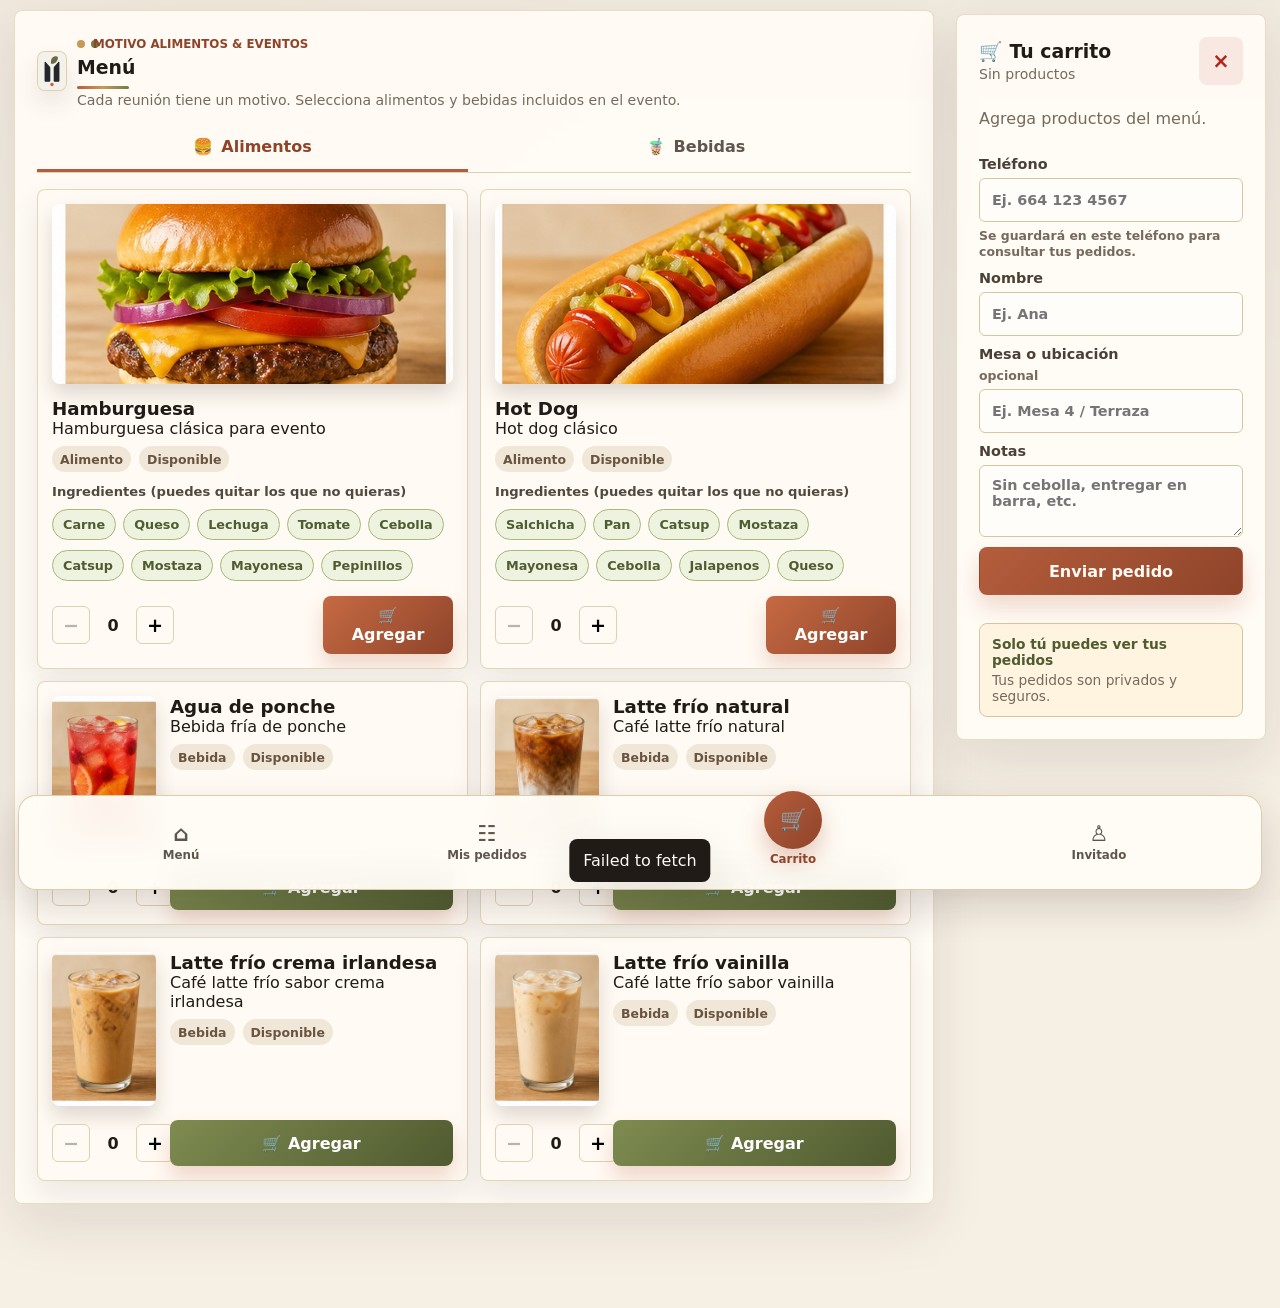
<file: index.html>
<!doctype html>
<html lang="es">
<head>
  <meta charset="utf-8">
  <meta name="viewport" content="width=device-width, initial-scale=1, viewport-fit=cover">
  <meta name="theme-color" content="#b45d3c">
  <title>MOTIVO Alimentos &amp; Eventos</title>
  <meta name="description" content="Haz tu pedido privado para el evento atendido por MOTIVO Alimentos &amp; Eventos.">
  <meta property="og:type" content="website">
  <meta property="og:site_name" content="Pedidos">
  <meta property="og:title" content="Pedidos de Fiesta">
  <meta property="og:description" content="Pide hamburguesas, hot dogs y bebidas desde tu celular.">
  <meta property="og:url" content="https://jgamonr.github.io/pedidos/">
  <meta property="og:image" content="https://jgamonr.github.io/pedidos/assets/og/og-pedidos.jpg">
  <meta property="og:image:secure_url" content="https://jgamonr.github.io/pedidos/assets/og/og-pedidos.jpg">
  <meta property="og:image:type" content="image/jpeg">
  <meta property="og:image:width" content="1200">
  <meta property="og:image:height" content="630">
  <meta name="twitter:card" content="summary_large_image">
  <meta name="twitter:title" content="Pedidos de Fiesta">
  <meta name="twitter:description" content="Pide hamburguesas, hot dogs y bebidas desde tu celular.">
  <meta name="twitter:image" content="https://jgamonr.github.io/pedidos/assets/og/og-pedidos.jpg">
  <link rel="manifest" href="./manifest.webmanifest">
  <link rel="icon" href="./assets/motivo-simbolo.svg" type="image/svg+xml">
  <link rel="stylesheet" href="./styles.css">
  <script>
    window.FIESTA_API_URL = 'https://script.google.com/macros/s/AKfycbx4dDV5CKR5L5pXdB4foNgCINhN8P5d-nyhVXfWXvgzmGEAK0sdDKgHXVOoAhdwphD6JQ/exec';
    window.FIESTA_GUEST_APP_URL = 'https://jgamonr.github.io/pedidos/';
  </script>
</head>
<body class="guest-only">
  <div class="background-carousel" aria-hidden="true">
    <div class="bg-slide bg-one"></div>
    <div class="bg-slide bg-two"></div>
    <div class="bg-slide bg-three"></div>
  </div>
  <div class="app-shell">
    <header class="topbar">
      <div class="brand">
        <img src="./assets/motivo-simbolo.svg" alt="" class="brand-icon" width="30" height="40">
        <div>
          <h1><span>MOTIVO</span><small>Alimentos &amp; Eventos</small></h1>
          <p id="connectionText">Conectando...</p>
        </div>
      </div>
      <button class="icon-button" id="settingsButton" type="button" aria-label="Configurar API" title="Configurar API">
        <span aria-hidden="true">⚙</span>
      </button>
    </header>

    <main>
      <section id="guestView" class="view active">
        <section class="order-panel">
          <div class="section-head">
            <div class="motivo-menu-heading">
              <img src="./assets/motivo-simbolo.svg" alt="" class="motivo-symbol" width="30" height="40">
              <div>
                <span class="brand-eyebrow">MOTIVO Alimentos &amp; Eventos</span>
                <h2>Men&uacute;</h2>
                <p>Cada reuni&oacute;n tiene un motivo. Selecciona alimentos y bebidas incluidos en el evento.</p>
              </div>
            </div>
          </div>
          <div id="menuList" class="menu-list" aria-live="polite"></div>
        </section>

        <aside class="cart-panel" id="cartPanel" aria-label="Carrito">
          <div class="section-head compact">
            <div>
              <h2><span aria-hidden="true">🛒</span> Tu carrito</h2>
              <p id="cartCount">Sin productos</p>
            </div>
            <button class="icon-button danger-soft" id="clearCartButton" type="button" aria-label="Vaciar pedido" title="Vaciar pedido">
              <span aria-hidden="true">×</span>
            </button>
          </div>

          <div id="cartItems" class="cart-items empty">Agrega productos del menú.</div>

          <form id="orderForm" class="order-form">
            <label>
              Tel&eacute;fono
              <input id="guestPhone" name="guestPhone" inputmode="tel" autocomplete="tel" required maxlength="20" placeholder="Ej. 664 123 4567">
              <span class="field-hint">Se guardar&aacute; en este tel&eacute;fono para consultar tus pedidos.</span>
            </label>
            <label>
              Nombre
              <input id="guestName" name="guestName" autocomplete="name" required maxlength="80" placeholder="Ej. Ana">
            </label>
            <label>
              Mesa o ubicación <span class="optional-label">opcional</span>
              <input id="guestLocation" name="guestLocation" maxlength="80" placeholder="Ej. Mesa 4 / Terraza">
            </label>
            <label>
              Notas
              <textarea id="guestNotes" name="guestNotes" maxlength="300" rows="3" placeholder="Sin cebolla, entregar en barra, etc."></textarea>
            </label>
            <button class="primary-button" type="submit" id="submitOrderButton">Enviar pedido</button>
          </form>

          <div id="guestHistory" class="guest-history"></div>
          <div class="privacy-note">
            <strong>Solo tú puedes ver tus pedidos</strong>
            <span>Tus pedidos son privados y seguros.</span>
          </div>
        </aside>
      </section>
    </main>
  </div>

  <nav class="guest-bottom-nav" aria-label="Navegación de invitado">
    <button type="button" data-scroll-target="menuList"><span>⌂</span>Menú</button>
    <button type="button" data-scroll-target="guestHistory"><span>☷</span>Mis pedidos</button>
    <button class="cart-nav-action" type="button" data-scroll-target="cartPanel">
      <span>🛒</span>
      <i data-cart-total class="hidden">0</i>
      Carrito
    </button>
    <button type="button" data-scroll-target="orderForm"><span>♙</span>Invitado</button>
  </nav>

  <dialog id="settingsDialog">
    <form method="dialog" class="dialog-body">
      <h2>Configuración</h2>
      <label>
        URL de Apps Script
        <input id="apiUrlInput" placeholder="https://script.google.com/macros/s/.../exec">
      </label>
      <p>Esta URL se guarda solo en este dispositivo. Los pedidos se guardan en el sistema.</p>
      <div class="dialog-actions">
        <button class="secondary-button" value="cancel">Cancelar</button>
        <button class="primary-button" id="saveSettingsButton" value="default">Guardar</button>
      </div>
    </form>
  </dialog>

  <dialog id="statusDialog" class="status-dialog">
    <form method="dialog" class="status-modal">
      <div class="status-modal-icon" aria-hidden="true">!</div>
      <span id="statusModalBadge" class="status-badge status-NUEVO">NUEVO</span>
      <h2 id="statusModalTitle">Tu pedido cambió de estado</h2>
      <p id="statusModalMessage">Cocina actualizó tu pedido.</p>
      <button class="primary-button" id="statusModalClose" value="default">Entendido</button>
    </form>
  </dialog>

  <dialog id="appMessageDialog" class="status-dialog">
    <form method="dialog" class="status-modal app-message-modal">
      <div id="appMessageIcon" class="status-modal-icon" aria-hidden="true">!</div>
      <span id="appMessageBadge" class="status-badge status-NUEVO">AVISO</span>
      <h2 id="appMessageTitle">Aviso</h2>
      <p id="appMessageText">Operacion realizada.</p>
    </form>
  </dialog>

  <div id="toast" class="toast" role="status" aria-live="polite"></div>
  <script src="./app.js"></script>
</body>
</html>
</file>
<file: styles.css>
:root {
  --bg: #f6efe4;
  --panel: rgba(255, 252, 246, 0.96);
  --text: #211b17;
  --muted: #76695e;
  --line: #dfcfb4;
  --primary: #b45d3c;
  --primary-dark: #8f442a;
  --accent: #c59b57;
  --olive: #6f7b45;
  --olive-dark: #4f5b30;
  --danger: #b42318;
  --ready: #6f7b45;
  --shadow: 0 18px 48px rgba(45, 33, 23, 0.11);
  --radius: 8px;
  font-family: "Aptos", "Segoe UI", ui-sans-serif, system-ui, -apple-system, BlinkMacSystemFont, sans-serif;
}

* {
  box-sizing: border-box;
}

body {
  margin: 0;
  background: var(--bg);
  color: var(--text);
}

.background-carousel {
  position: fixed;
  inset: 0;
  z-index: -2;
  overflow: hidden;
  background: #2d221b;
}

.background-carousel::after {
  content: "";
  position: absolute;
  inset: 0;
  background:
    radial-gradient(circle at 18% 12%, rgba(197, 155, 87, 0.24), transparent 28%),
    linear-gradient(180deg, rgba(246, 239, 228, 0.82), rgba(255, 252, 246, 0.92) 42%, rgba(246, 239, 228, 0.96)),
    rgba(45, 34, 27, 0.22);
  z-index: 2;
}

.bg-slide {
  position: absolute;
  inset: 0;
  background-position: center;
  background-size: cover;
  opacity: 0;
  transform: scale(1.04);
  animation: heroFade 18s infinite;
}

.bg-one {
  background-image: url("./assets/photos/event-table.jpg");
}

.bg-two {
  background-image: url("./assets/photos/drink-station.jpg");
  animation-delay: 6s;
}

.bg-three {
  background-image: url("./assets/photos/kitchen-counter.jpg");
  animation-delay: 12s;
}

button,
input,
textarea {
  font: inherit;
}

button {
  cursor: pointer;
}

.app-shell {
  min-height: 100vh;
  padding: max(14px, env(safe-area-inset-top)) max(14px, env(safe-area-inset-right)) max(18px, env(safe-area-inset-bottom)) max(14px, env(safe-area-inset-left));
}

.topbar,
.tabs,
.order-panel,
.cart-panel,
.pin-card,
.availability-panel,
.kitchen-controls {
  background: var(--panel);
  border: 1px solid var(--line);
  border-radius: var(--radius);
  box-shadow: var(--shadow);
}

.topbar {
  display: flex;
  align-items: center;
  justify-content: space-between;
  gap: 16px;
  padding: 14px 16px;
  max-width: 1200px;
  margin: 0 auto 10px;
  background: rgba(255, 252, 246, 0.9);
  backdrop-filter: blur(12px);
}

.guest-only .topbar {
  display: none;
}

.guest-only .app-shell {
  padding-top: max(10px, env(safe-area-inset-top));
}

.brand {
  display: flex;
  align-items: center;
  gap: 12px;
  min-width: 0;
}

.brand-icon {
  display: block;
  width: 30px;
  height: 40px;
  max-width: 30px;
  max-height: 40px;
  flex: 0 0 auto;
  border-radius: 8px;
  object-fit: cover;
  border: 1px solid rgba(216, 197, 158, 0.78);
  background: #f4f1eb;
  box-shadow: 0 10px 20px rgba(45, 33, 23, 0.1);
}

h1,
h2,
h3,
p {
  margin: 0;
}

h1 {
  display: grid;
  gap: 1px;
  font-size: 1.32rem;
  line-height: 1;
  letter-spacing: 0;
  font-weight: 900;
}

h1 small {
  color: var(--muted);
  font-size: 0.72rem;
  letter-spacing: 0;
  text-transform: uppercase;
  font-weight: 800;
}

h2 {
  font-size: 1.18rem;
}

h3 {
  font-size: 1rem;
}

.brand-eyebrow {
  display: inline-flex;
  align-items: center;
  gap: 8px;
  margin-bottom: 5px;
  color: var(--primary-dark);
  font-size: 0.74rem;
  font-weight: 900;
  letter-spacing: 0;
  text-transform: uppercase;
}

.brand-eyebrow::before {
  content: "";
  width: 8px;
  height: 8px;
  border-radius: 50%;
  background: var(--accent);
  box-shadow: 14px 0 0 var(--olive);
}

.motivo-menu-heading {
  display: flex;
  align-items: center;
  gap: 10px;
  min-width: 0;
}

.motivo-symbol {
  width: 30px;
  height: 40px;
  max-width: 30px;
  max-height: 40px;
  flex: 0 0 auto;
  border-radius: 8px;
  object-fit: cover;
  border: 1px solid rgba(216, 197, 158, 0.78);
  background: #f4f1eb;
  box-shadow: 0 12px 24px rgba(45, 33, 23, 0.1);
}

.brand p,
.section-head p,
.pin-card p,
#lastSyncText {
  color: var(--muted);
  font-size: 0.88rem;
  margin-top: 3px;
}

.tabs {
  display: grid;
  grid-template-columns: 1fr 1fr;
  gap: 8px;
  padding: 6px;
  max-width: 1200px;
  margin: 0 auto 12px;
  position: sticky;
  top: 8px;
  z-index: 10;
}

.photo-hero {
  display: none;
  position: relative;
  max-width: 1200px;
  height: clamp(150px, 24vw, 250px);
  margin: 0 auto 12px;
  border: 1px solid var(--line);
  border-radius: var(--radius);
  overflow: hidden;
  box-shadow: var(--shadow);
  background: #0f172a;
}

.photo-hero::after {
  content: "";
  position: absolute;
  inset: 0;
  background: linear-gradient(90deg, rgba(15, 23, 42, 0.74), rgba(15, 23, 42, 0.2) 62%, rgba(15, 23, 42, 0.55));
  z-index: 2;
}

.hero-slide {
  position: absolute;
  inset: 0;
  background-size: cover;
  background-position: center;
  opacity: 0;
  transform: scale(1.04);
  animation: heroFade 15s infinite;
}

.slide-one {
  background-image: url("./assets/photos/event-table.jpg");
}

.slide-two {
  background-image: url("./assets/photos/drink-station.jpg");
  animation-delay: 5s;
}

.slide-three {
  background-image: url("./assets/photos/kitchen-counter.jpg");
  animation-delay: 10s;
}

.hero-content {
  position: relative;
  z-index: 3;
  height: 100%;
  display: grid;
  align-content: center;
  gap: 7px;
  padding: 18px;
  color: #fff;
  max-width: 620px;
}

.hero-content span {
  width: max-content;
  max-width: 100%;
  border-radius: 999px;
  background: rgba(255, 255, 255, 0.18);
  border: 1px solid rgba(255, 255, 255, 0.28);
  padding: 6px 10px;
  font-size: 0.78rem;
  font-weight: 900;
  backdrop-filter: blur(8px);
}

.hero-content strong {
  font-size: clamp(1.35rem, 4.6vw, 2.7rem);
  line-height: 1.02;
  max-width: 12ch;
}

@keyframes heroFade {
  0% {
    opacity: 0;
    transform: scale(1.04);
  }
  8%, 31% {
    opacity: 1;
  }
  39%, 100% {
    opacity: 0;
    transform: scale(1.11);
  }
}

.tab,
.segmented button {
  border: 0;
  border-radius: 6px;
  background: transparent;
  color: var(--muted);
  padding: 11px 12px;
  min-height: 44px;
}

.tab.active,
.segmented button.active {
  background: var(--primary);
  color: #fff;
}

.view {
  display: none;
  max-width: 1200px;
  margin: 0 auto;
}

.view.active {
  display: grid;
}

#guestView {
  grid-template-columns: minmax(0, 1fr) 390px;
  gap: 12px;
  align-items: start;
}

.order-panel,
.cart-panel,
.pin-card,
.availability-panel {
  padding: clamp(16px, 2vw, 22px);
}

.section-head {
  display: flex;
  justify-content: space-between;
  gap: 12px;
  align-items: center;
  margin-bottom: 16px;
}

.section-head.compact {
  margin-bottom: 8px;
}

.primary-button,
.secondary-button,
.status-button,
.icon-button {
  border: 1px solid transparent;
  border-radius: 8px;
  min-height: 48px;
  padding: 11px 16px;
  font-weight: 850;
}

.primary-button {
  background: linear-gradient(135deg, var(--primary), var(--primary-dark));
  color: #fffaf3;
  box-shadow: 0 12px 22px rgba(180, 93, 60, 0.22);
}

.primary-button:hover {
  background: var(--primary-dark);
}

.secondary-button {
  background: #f4eadc;
  color: var(--olive-dark);
  border-color: #d8c59e;
}

.icon-button {
  width: 44px;
  padding: 0;
  display: inline-grid;
  place-items: center;
  background: #f4eadc;
  color: var(--text);
  font-size: 1.3rem;
}

.danger-soft {
  color: var(--danger);
  background: #f8e8e1;
}

.menu-list {
  display: grid;
  grid-template-columns: repeat(auto-fit, minmax(230px, 1fr));
  gap: 14px;
}

#menuList {
  display: block;
}

.menu-category {
  display: grid;
  gap: 10px;
}

.menu-category > .section-head {
  border-left: 3px solid var(--accent);
  padding: 8px 0 8px 12px;
}

.product-card,
.order-card,
.history-card {
  border: 1px solid var(--line);
  border-radius: var(--radius);
  background: #fffaf3;
}

.product-card {
  display: grid;
  grid-template-columns: 128px minmax(0, 1fr) auto;
  gap: 14px;
  padding: 14px;
  min-height: 154px;
  position: relative;
  overflow: hidden;
  box-shadow: 0 14px 30px rgba(45, 33, 23, 0.09);
}

.product-card::before {
  content: "";
  position: absolute;
  inset: 0 auto 0 0;
  width: 6px;
  background: linear-gradient(180deg, var(--primary), var(--accent), var(--olive));
}

.product-card h3 {
  font-size: 1.14rem;
  letter-spacing: 0;
}

.product-info {
  min-width: 0;
}

.product-photo {
  width: 128px;
  height: 128px;
  border-radius: 8px;
  object-fit: cover;
  align-self: start;
  box-shadow: 0 10px 20px rgba(45, 33, 23, 0.16);
}

.product-card.unavailable {
  opacity: 0.58;
}

.product-meta {
  display: flex;
  gap: 8px;
  flex-wrap: wrap;
  margin-top: 8px;
}

.pill {
  display: inline-flex;
  align-items: center;
  min-height: 26px;
  padding: 4px 8px;
  border-radius: 999px;
  background: #f1e7d8;
  color: #69543f;
  font-size: 0.78rem;
  font-weight: 700;
}

.ingredient-picker {
  margin-top: 12px;
  display: grid;
  gap: 8px;
}

.ingredient-picker strong {
  font-size: 0.82rem;
  color: #51483f;
}

.muted-picker {
  opacity: 0.58;
}

.ingredient-options {
  display: flex;
  flex-wrap: wrap;
  gap: 7px;
}

.ingredient-chip {
  display: inline-flex;
  align-items: center;
  min-height: 34px;
  cursor: pointer;
}

.ingredient-chip input {
  position: absolute;
  opacity: 0;
  pointer-events: none;
}

.ingredient-chip span {
  border: 1px solid #d8c59e;
  border-radius: 999px;
  background: #fff7ec;
  color: #8a6e47;
  padding: 7px 10px;
  font-size: 0.8rem;
  font-weight: 800;
  position: relative;
  overflow: hidden;
  text-decoration: line-through;
  text-decoration-thickness: 2px;
}

.ingredient-chip input:not(:checked) + span::after {
  content: "";
  position: absolute;
  left: 8px;
  right: 8px;
  top: 50%;
  height: 2px;
  background: var(--danger);
  transform: translateY(-50%) rotate(-7deg);
  pointer-events: none;
}

.ingredient-chip input:checked + span {
  background: #eef3df;
  border-color: #a7b87a;
  color: var(--olive-dark);
  text-decoration: none;
}

.ingredient-chip input:checked + span::after {
  content: none;
}

.ingredient-chip input:disabled + span {
  background: #f4eadc;
  color: #aa9c8f;
}

.qty-control {
  display: grid;
  grid-template-columns: 38px 38px 38px;
  align-items: center;
  gap: 4px;
}

.qty-control button {
  width: 38px;
  height: 38px;
  border: 1px solid var(--line);
  border-radius: 6px;
  background: #fffaf3;
  font-size: 1.2rem;
  font-weight: 800;
}

.qty-control span {
  text-align: center;
  font-weight: 800;
}

.cart-panel {
  position: sticky;
  top: 82px;
}

.cart-items.empty {
  color: var(--muted);
  padding: 16px 0;
}

.cart-line {
  display: grid;
  grid-template-columns: 1fr auto;
  gap: 10px;
  padding: 10px;
  border: 1px solid var(--line);
  border-radius: 8px;
  margin-bottom: 8px;
  background: #fff6e9;
}

.cart-line small,
.order-item small {
  display: block;
  color: var(--muted);
  margin-top: 4px;
  line-height: 1.35;
}

.order-form {
  display: grid;
  gap: 10px;
  margin-top: 12px;
}

label {
  display: grid;
  gap: 6px;
  color: #4b4037;
  font-size: 0.9rem;
  font-weight: 700;
}

.optional-label {
  color: var(--muted);
  font-size: 0.78rem;
  font-weight: 700;
}

.field-hint {
  color: var(--muted);
  font-size: 0.78rem;
  font-weight: 600;
  line-height: 1.3;
}

input,
textarea {
  width: 100%;
  border: 1px solid #d8c59e;
  border-radius: 6px;
  background: #fffdf9;
  color: var(--text);
  padding: 11px 12px;
  min-height: 44px;
}

input.locked-field {
  border-color: #a7b87a;
  background: #eef3df;
  color: var(--olive-dark);
  cursor: not-allowed;
}

textarea {
  resize: vertical;
}

.guest-history {
  display: grid;
  gap: 8px;
  margin-top: 14px;
}

.menu-tabs {
  display: grid;
  grid-template-columns: repeat(2, 1fr);
  gap: 12px;
  border-bottom: 1px solid var(--line);
  margin-bottom: 16px;
}

.menu-tabs button {
  display: inline-flex;
  justify-content: center;
  align-items: center;
  gap: 8px;
  min-height: 48px;
  border: 0;
  border-bottom: 3px solid transparent;
  background: transparent;
  color: #5f554c;
  font-weight: 900;
}

.menu-tabs button.active {
  border-bottom-color: var(--primary);
  color: var(--primary-dark);
}

.products-showcase {
  display: grid;
  grid-template-columns: repeat(auto-fit, minmax(min(100%, 320px), 1fr));
  gap: 12px;
  min-width: 0;
}

.add-product-button {
  align-self: end;
  border: 0;
  border-radius: 8px;
  min-height: 46px;
  padding: 10px 16px;
  color: #fff;
  font-weight: 900;
  box-shadow: 0 12px 20px rgba(180, 93, 60, 0.22);
}

.food-action {
  background: linear-gradient(135deg, #c66a43, var(--primary-dark));
}

.drink-action {
  background: linear-gradient(135deg, #7e8b50, var(--olive-dark));
}

.privacy-note {
  display: grid;
  gap: 4px;
  margin-top: 14px;
  border: 1px solid #d8c59e;
  border-radius: 8px;
  background: #fff4df;
  color: var(--olive-dark);
  padding: 12px;
  font-size: 0.86rem;
}

.privacy-note span {
  color: var(--muted);
}

.cart-thumb {
  width: 58px;
  height: 58px;
  border-radius: 8px;
  object-fit: cover;
}

.cart-qty {
  display: inline-grid;
  place-items: center;
  min-width: 24px;
  height: 24px;
  border-radius: 999px;
  background: var(--accent);
  color: #fffaf3;
  font-weight: 900;
}

.guest-bottom-nav {
  position: fixed;
  left: 18px;
  right: 18px;
  bottom: max(10px, env(safe-area-inset-bottom));
  z-index: 60;
  display: none;
  grid-template-columns: repeat(4, 1fr);
  align-items: center;
  gap: 6px;
  min-height: 70px;
  border: 1px solid rgba(216, 197, 158, 0.86);
  border-radius: 18px;
  background: rgba(255, 252, 246, 0.96);
  box-shadow: 0 16px 38px rgba(45, 33, 23, 0.16);
  backdrop-filter: blur(14px);
  padding: 8px 12px;
}

.guest-bottom-nav button {
  position: relative;
  display: grid;
  justify-items: center;
  gap: 3px;
  border: 0;
  background: transparent;
  color: #5f554c;
  font-size: 0.74rem;
  font-weight: 800;
}

.guest-bottom-nav span {
  font-size: 1.35rem;
  line-height: 1;
}

.cart-nav-action {
  color: var(--primary-dark) !important;
  transform: translateY(-14px);
}

.cart-nav-action span {
  display: grid;
  place-items: center;
  width: 58px;
  height: 58px;
  border-radius: 50%;
  background: linear-gradient(135deg, var(--primary), var(--primary-dark));
  color: #fffaf3;
  box-shadow: 0 12px 24px rgba(180, 93, 60, 0.34);
}

.cart-nav-action i {
  position: absolute;
  top: 0;
  right: calc(50% - 30px);
  display: grid;
  place-items: center;
  width: 22px;
  height: 22px;
  border-radius: 50%;
  background: #eff6ff;
  color: #0f4edb;
  font-style: normal;
  font-size: 0.76rem;
  font-weight: 900;
}

.guest-only {
  background: #f8fafc;
}

.guest-only .background-carousel {
  opacity: 0.12;
}

.guest-only .app-shell {
  padding-bottom: 104px;
}

.guest-only #guestView {
  grid-template-columns: minmax(0, 1fr) minmax(290px, 310px);
  gap: 22px;
  max-width: 1260px;
}

.guest-only .order-panel {
  min-width: 0;
  overflow: hidden;
}

.guest-only .order-panel,
.guest-only .cart-panel {
  background: rgba(255, 255, 255, 0.92);
  border: 0;
  box-shadow: 0 18px 50px rgba(15, 23, 42, 0.08);
}

.guest-only .order-panel > .section-head h2::after {
  content: " 🎉";
}

.guest-only .food-card {
  grid-template-columns: minmax(0, 1fr) minmax(118px, 130px);
  grid-template-areas:
    "photo photo"
    "info info"
    "qty action";
  padding: 14px;
  border: 0;
  border-radius: 14px;
}

.guest-only .drink-card {
  grid-template-columns: 104px minmax(0, 1fr);
  grid-template-areas:
    "photo info"
    "photo info"
    "qty action";
  border: 0;
  border-radius: 14px;
}

.guest-only .product-card::before {
  content: none;
}

.guest-only .product-photo {
  grid-area: photo;
  width: 100%;
  height: 180px;
  border-radius: 10px;
}

.guest-only .drink-card .product-photo {
  height: 154px;
}

.guest-only .product-info {
  grid-area: info;
}

.guest-only .qty-control {
  grid-area: qty;
}

.guest-only .add-product-button {
  grid-area: action;
}

.guest-only .drink-card .ingredient-picker {
  display: none;
}

.guest-only .cart-panel {
  top: 14px;
  z-index: 20;
}

.guest-only .cart-line {
  grid-template-columns: 58px 1fr auto;
  border: 0;
  background: #fff;
}

.guest-only .cart-line .qty-control {
  grid-template-columns: 34px;
}

.guest-only .cart-line .qty-control span,
.guest-only .cart-line .qty-control [data-cart-add] {
  display: none;
}

.guest-only .guest-bottom-nav {
  display: grid;
}

.history-card {
  padding: 10px;
  background: #f8fafc;
  display: flex;
  justify-content: space-between;
  align-items: center;
  gap: 10px;
  cursor: pointer;
}

.history-card.needs-attention {
  border-color: #f59e0b;
  background: #fffbeb;
  animation: attentionPulse 1.1s ease-in-out infinite;
}

.status-badge {
  border-radius: 999px;
  padding: 6px 9px;
  font-size: 0.72rem;
  font-weight: 900;
  white-space: nowrap;
  background: #e2e8f0;
  color: #334155;
}

.status-NUEVO {
  background: #dbeafe;
  color: #1d4ed8;
}

.status-PREPARANDO {
  background: #fef3c7;
  color: #92400e;
}

.status-LISTO {
  background: #dcfce7;
  color: #166534;
}

.status-ENTREGADO {
  background: #ccfbf1;
  color: #115e59;
}

.status-CANCELADO {
  background: #fee2e2;
  color: #991b1b;
}

@keyframes attentionPulse {
  0%, 100% {
    box-shadow: 0 0 0 rgba(245, 158, 11, 0);
    transform: translateY(0);
  }
  50% {
    box-shadow: 0 0 0 5px rgba(245, 158, 11, 0.18);
    transform: translateY(-1px);
  }
}

.pin-gate {
  display: grid;
  place-items: start center;
  padding: 18px 0;
}

.pin-card {
  width: min(100%, 420px);
  display: grid;
  gap: 12px;
}

.hidden {
  display: none !important;
}

.kitchen-dashboard {
  display: grid;
  gap: 12px;
}

.summary-grid {
  display: grid;
  grid-template-columns: repeat(5, minmax(130px, 1fr));
  gap: 10px;
}

.summary-card {
  background: var(--panel);
  border: 1px solid var(--line);
  border-radius: var(--radius);
  padding: 12px;
  box-shadow: var(--shadow);
}

.summary-card strong {
  display: block;
  font-size: 1.5rem;
  line-height: 1.1;
}

.summary-card span {
  color: var(--muted);
  font-size: 0.82rem;
}

.kitchen-mode-panel {
  display: grid;
  grid-template-columns: minmax(0, 1fr) auto;
  gap: 12px;
  align-items: center;
  margin: 12px 0;
  padding: 12px;
  border: 1px solid var(--line);
  border-radius: 8px;
  background: #f8fafc;
}

.kitchen-mode-panel strong {
  display: block;
  font-size: 1rem;
}

.kitchen-mode-panel span {
  color: var(--muted);
  font-weight: 700;
}

.kitchen-controls {
  display: grid;
  grid-template-columns: 1fr 260px;
  gap: 10px;
  padding: 10px;
}

.segmented {
  display: flex;
  gap: 6px;
  overflow-x: auto;
}

.segmented button {
  white-space: nowrap;
  border: 1px solid var(--line);
  background: #fff;
}

.segmented button.active {
  border-color: var(--primary);
}

.kitchen-layout {
  display: grid;
  grid-template-columns: minmax(0, 1fr) 330px;
  gap: 12px;
  align-items: start;
}

.orders-list {
  display: grid;
  gap: 10px;
}

.order-card {
  padding: 12px;
}

.order-card.needs-prep {
  border-color: #fb923c;
  background: #fff7ed;
  box-shadow: 0 12px 28px rgba(249, 115, 22, 0.16);
  animation: kitchenAttention 1.4s ease-in-out infinite;
}

.order-card.needs-prep .folio::after {
  content: "Nuevo pedido";
  display: inline-flex;
  margin-left: 10px;
  padding: 3px 8px;
  border-radius: 999px;
  background: #ffedd5;
  color: #c2410c;
  font-size: 0.72rem;
  font-weight: 900;
  vertical-align: middle;
}

.order-card header {
  display: flex;
  justify-content: space-between;
  align-items: start;
  gap: 12px;
  margin-bottom: 10px;
}

@keyframes kitchenAttention {
  0%,
  100% {
    box-shadow: 0 12px 28px rgba(249, 115, 22, 0.14);
  }
  50% {
    box-shadow: 0 16px 36px rgba(249, 115, 22, 0.28);
  }
}

.folio {
  font-size: 1.15rem;
  font-weight: 900;
}

.order-items {
  display: grid;
  gap: 6px;
  margin: 10px 0;
}

.order-item {
  display: flex;
  justify-content: space-between;
  gap: 10px;
  padding: 8px;
  border-radius: 6px;
  background: #f8fafc;
  align-items: start;
}

.status-actions {
  display: flex;
  flex-wrap: wrap;
  gap: 8px;
}

.phone-editor {
  display: grid;
  grid-template-columns: minmax(180px, 1fr) auto;
  gap: 8px;
  align-items: end;
  margin: 10px 0;
  padding: 10px;
  border: 1px solid #dbeafe;
  border-radius: 8px;
  background: #eff6ff;
}

.phone-editor label {
  margin: 0;
}

.phone-editor input {
  background: #fff;
}

.phone-editor button {
  background: #0f766e;
  color: #fff;
  border-color: #0f766e;
  font-weight: 900;
}

.status-button {
  background: #fff;
  border-color: var(--line);
  color: var(--text);
}

.status-button[data-status="PREPARANDO"] {
  border-color: var(--accent);
}

.status-button[data-status="LISTO"] {
  border-color: var(--ready);
}

.status-button[data-status="ENTREGADO"] {
  border-color: var(--primary);
}

.status-button[data-status="CANCELADO"] {
  border-color: var(--danger);
  color: var(--danger);
}

.whatsapp-actions {
  display: flex;
  flex-wrap: wrap;
  gap: 8px;
  margin-top: 10px;
  padding-top: 10px;
  border-top: 1px solid var(--line);
}

.whatsapp-button {
  border: 0;
  background: #16a34a;
  color: #fff;
  font-weight: 900;
}

.whatsapp-button.cancel {
  background: #fee2e2;
  color: #991b1b;
  border: 1px solid #fecaca;
}

.whatsapp-button:disabled {
  cursor: not-allowed;
  opacity: 0.45;
}

.phone-warning {
  display: block;
  margin-top: 6px;
  color: var(--muted);
  font-weight: 700;
}

.availability-list {
  display: grid;
  gap: 8px;
}

.availability-row {
  display: grid;
  grid-template-columns: 1fr auto auto;
  align-items: center;
  gap: 10px;
  border: 1px solid var(--line);
  border-radius: 6px;
  padding: 10px;
}

.stock-editor {
  display: grid;
  grid-template-columns: 84px auto;
  gap: 6px;
  align-items: center;
}

.stock-editor input {
  min-height: 38px;
  padding: 8px;
}

.stock-editor button {
  min-height: 38px;
  padding: 8px 10px;
  font-weight: 900;
}

.switch {
  position: relative;
  width: 54px;
  height: 32px;
}

.switch input {
  opacity: 0;
  width: 0;
  height: 0;
}

.slider {
  position: absolute;
  cursor: pointer;
  inset: 0;
  background: #cbd5e1;
  border-radius: 999px;
  transition: 0.18s;
}

.slider::before {
  content: "";
  position: absolute;
  width: 24px;
  height: 24px;
  left: 4px;
  top: 4px;
  background: #fff;
  border-radius: 50%;
  transition: 0.18s;
}

.switch input:checked + .slider {
  background: var(--primary);
}

.switch input:checked + .slider::before {
  transform: translateX(22px);
}

dialog {
  border: 0;
  border-radius: var(--radius);
  box-shadow: var(--shadow);
  width: min(92vw, 520px);
}

dialog::backdrop {
  background: rgba(15, 23, 42, 0.58);
  backdrop-filter: blur(4px);
}

.dialog-body {
  display: grid;
  gap: 12px;
}

.status-dialog {
  width: min(92vw, 440px);
  padding: 0;
  overflow: hidden;
}

.status-modal {
  display: grid;
  justify-items: center;
  gap: 12px;
  padding: 24px 18px 18px;
  text-align: center;
  background:
    radial-gradient(circle at 50% 0%, rgba(245, 158, 11, 0.22), transparent 42%),
    #ffffff;
}

.status-modal-icon {
  width: 58px;
  height: 58px;
  border-radius: 50%;
  display: grid;
  place-items: center;
  background: var(--accent);
  color: #fff;
  font-size: 2rem;
  font-weight: 900;
  box-shadow: 0 10px 24px rgba(245, 158, 11, 0.28);
}

.status-modal h2 {
  font-size: 1.35rem;
}

.status-modal p {
  color: #334155;
  font-size: 1rem;
}

.status-modal .primary-button {
  width: 100%;
  margin-top: 4px;
}

.dialog-actions {
  display: flex;
  justify-content: end;
  gap: 8px;
}

.toast {
  position: fixed;
  left: 50%;
  bottom: 18px;
  transform: translateX(-50%) translateY(120px);
  max-width: min(92vw, 520px);
  background: #172033;
  color: #fff;
  padding: 12px 14px;
  border-radius: 8px;
  box-shadow: var(--shadow);
  transition: transform 0.2s ease;
  z-index: 100;
}

.toast.show {
  transform: translateX(-50%) translateY(0);
}

/* MOTIVO visual identity layer: presentation only. */
.cart-nav-action i {
  background: #fff4df;
  color: var(--primary-dark);
}

.guest-only {
  background: var(--bg);
}

.guest-only .background-carousel {
  opacity: 0.16;
}

.guest-only .order-panel,
.guest-only .cart-panel {
  background: rgba(255, 252, 246, 0.94);
  border: 1px solid rgba(216, 197, 158, 0.58);
  box-shadow: 0 22px 54px rgba(45, 33, 23, 0.1);
}

.guest-only .order-panel > .section-head h2::after {
  content: "";
  display: block;
  width: 52px;
  height: 3px;
  margin-top: 8px;
  border-radius: 999px;
  background: linear-gradient(90deg, var(--primary), var(--accent), var(--olive));
}

.guest-only .food-card,
.guest-only .drink-card {
  border: 1px solid rgba(216, 197, 158, 0.68);
  border-radius: 8px;
}

.guest-only .product-photo {
  border-radius: 8px;
}

.guest-only .cart-line {
  border: 1px solid rgba(216, 197, 158, 0.48);
  background: #fffaf3;
}

.history-card {
  background: #fffaf3;
}

.history-card.needs-attention {
  border-color: var(--accent);
  background: #fff4df;
}

.status-badge {
  background: #f1e7d8;
  color: #5f554c;
}

.status-NUEVO {
  background: #fff4df;
  color: #8a5a20;
}

.status-PREPARANDO {
  background: #f5e4c2;
  color: #7a541d;
}

.status-LISTO {
  background: #eef3df;
  color: var(--olive-dark);
}

.status-ENTREGADO {
  background: #eadfcd;
  color: #5f554c;
}

.status-CANCELADO {
  background: #f8e8e1;
  color: var(--danger);
}

.summary-card {
  background: rgba(255, 252, 246, 0.96);
  border-color: rgba(216, 197, 158, 0.78);
}

.kitchen-mode-panel,
.kitchen-controls {
  background: rgba(255, 250, 243, 0.92);
  border-color: rgba(216, 197, 158, 0.78);
}

.segmented button {
  background: #fffaf3;
  color: #5f554c;
}

.segmented button.active {
  border-color: var(--primary);
  color: var(--primary-dark);
  background: #fff4df;
}

.order-card {
  background: #fffaf3;
}

.order-card.needs-prep {
  border-color: var(--primary);
  background: #fff1e7;
  box-shadow: 0 12px 28px rgba(180, 93, 60, 0.16);
}

.order-card.needs-prep .folio::after {
  background: #f8e1d3;
  color: var(--primary-dark);
}

.order-item {
  background: #f7efe3;
}

.toast {
  background: #211b17;
  color: #fffaf3;
}

@media (max-width: 860px) {
  #guestView,
  .kitchen-layout,
  .kitchen-controls {
    grid-template-columns: 1fr;
  }

  .cart-panel {
    position: static;
  }

  .summary-grid {
    grid-template-columns: repeat(2, 1fr);
  }

  .kitchen-mode-panel,
  .availability-row {
    grid-template-columns: 1fr;
  }

  .stock-editor {
    grid-template-columns: 1fr auto;
  }
}

@media (max-width: 1120px) {
  .guest-only #guestView {
    grid-template-columns: 1fr;
  }

  .guest-only .cart-panel {
    position: static;
  }
}

@media (max-width: 520px) {
  .app-shell {
    padding-left: 10px;
    padding-right: 10px;
  }

  .topbar {
    padding: 10px;
  }

  .brand-icon {
    width: 26px;
    height: 35px;
    max-width: 26px;
    max-height: 35px;
  }

  .motivo-symbol {
    width: 26px;
    height: 35px;
    max-width: 26px;
    max-height: 35px;
  }

  .menu-list {
    grid-template-columns: 1fr;
  }

  .product-card {
    grid-template-columns: 1fr;
  }

  .guest-only .food-card,
  .guest-only .drink-card {
    grid-template-columns: 1fr;
    grid-template-areas:
      "photo"
      "info"
      "qty"
      "action";
  }

  .guest-only .drink-card .product-photo,
  .guest-only .product-photo {
    height: 170px;
  }

  .qty-control {
    grid-template-columns: repeat(3, 1fr);
  }

  .qty-control button {
    width: 100%;
  }

  .summary-grid {
    grid-template-columns: 1fr 1fr;
  }

  .section-head {
    align-items: stretch;
    flex-direction: column;
  }
}
</file>
